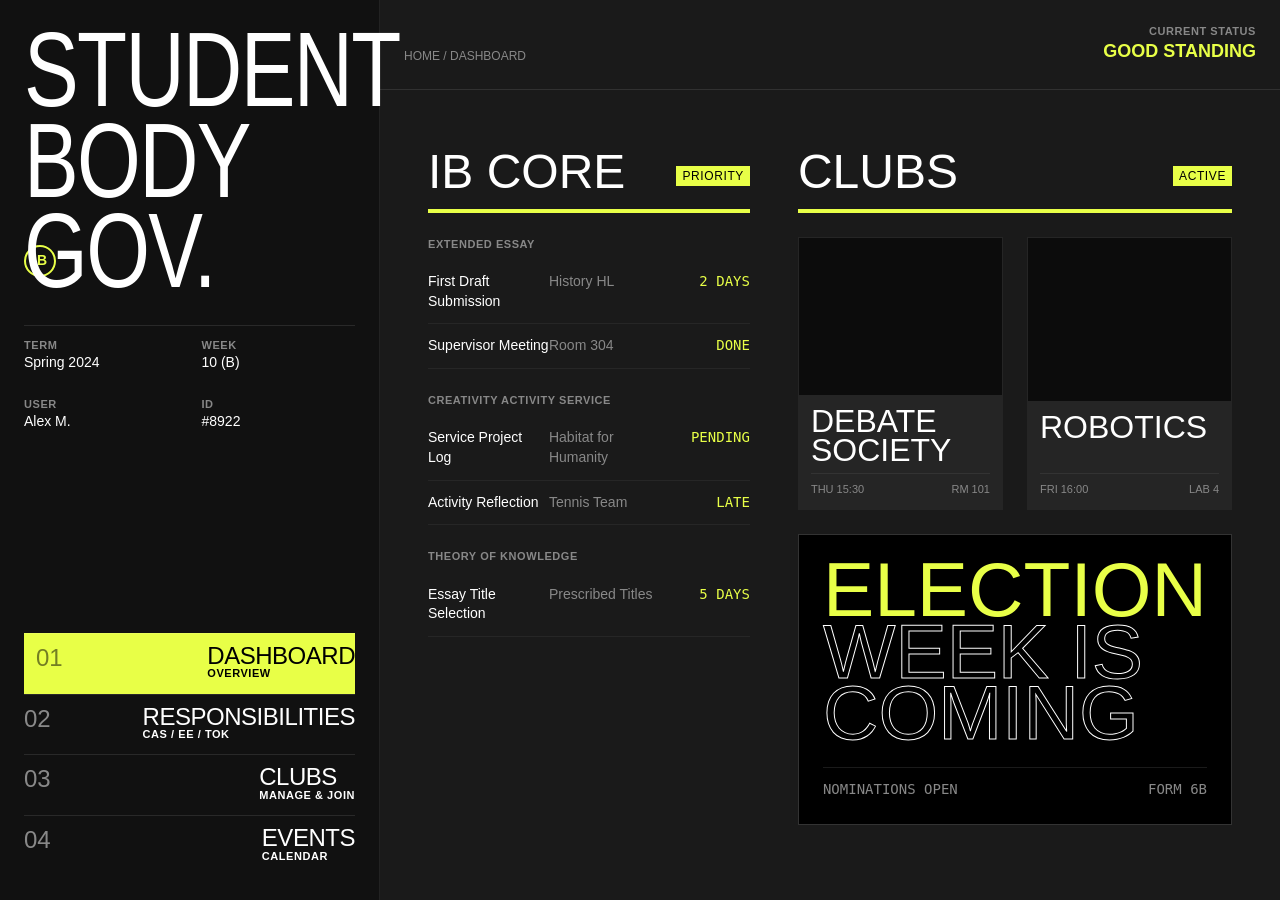
<file: design-sample.html>
<html lang="en" vid="0"><head vid="1">
    <meta charset="UTF-8" vid="2">
    <meta name="viewport" content="width=device-width, initial-scale=1.0" vid="3">
    <title vid="4">Student Body Governance</title>
    <style vid="5">
        

        :root {
            --bg-dark: #111111;
            --bg-light: #1A1A1A;
            --text-dark: #FFFFFF;
            --text-light: #FFFFFF;
            --accent: #E8FF47;
            
            --font-display: 'Impact', 'Oswald', 'Anton', sans-serif;
            --font-body: 'Helvetica Neue', 'Helvetica', 'Arial', sans-serif;
            
            --spacing-xs: 4px;
            --spacing-sm: 12px;
            --spacing-md: 24px;
            --spacing-lg: 48px;
            --spacing-xl: 96px;

            --border-light: 1px solid rgba(255, 255, 255, 0.1);
            --border-dark: 1px solid rgba(255, 255, 255, 0.1);
        }

        * {
            box-sizing: border-box;
            margin: 0;
            padding: 0;
        }

        body {
            font-family: var(--font-body);
            background-color: var(--bg-dark);
            color: var(--text-light);
            height: 100vh;
            overflow: hidden;
            display: flex;
            font-size: 14px;
            line-height: 1.4;
            -webkit-font-smoothing: antialiased;
        }

        
        .display-text {
            font-family: var(--font-display);
            text-transform: uppercase;
            line-height: 0.85;
            letter-spacing: -0.02em;
        }

        .mono-label {
            font-family: var(--font-body);
            font-size: 11px;
            text-transform: uppercase;
            letter-spacing: 0.05em;
            font-weight: 600;
        }

        
        
        
        aside {
            width: 380px;
            background-color: var(--bg-dark);
            color: var(--text-light);
            display: flex;
            flex-direction: column;
            padding: var(--spacing-md);
            border-right: 1px solid #222;
            flex-shrink: 0;
            position: relative;
            z-index: 10;
        }

        .brand-block {
            margin-bottom: var(--spacing-lg);
        }

        .brand-block h1 {
            font-size: 82px;
            font-weight: 400;
            transform: scaleY(1.3); 
            transform-origin: top left;
            margin-bottom: var(--spacing-sm);
        }

        .meta-grid {
            display: grid;
            grid-template-columns: 1fr 1fr;
            gap: var(--spacing-md);
            margin-bottom: var(--spacing-lg);
            border-top: var(--border-light);
            padding-top: var(--spacing-sm);
        }

        .nav-list {
            list-style: none;
            margin-top: auto;
        }

        .nav-item {
            border-top: var(--border-light);
            padding: var(--spacing-sm) 0;
            cursor: pointer;
            transition: padding-left 0.2s ease;
            display: flex;
            justify-content: space-between;
            align-items: flex-start;
        }

        .nav-item:hover {
            padding-left: 10px;
            background: linear-gradient(90deg, rgba(232, 255, 71, 0.05), transparent);
        }

        .nav-item span.num {
            font-family: var(--font-display);
            font-size: 24px;
            opacity: 0.5;
            line-height: 1;
        }

        .nav-item span.label {
            text-align: right;
        }

        .nav-active {
            color: #000000;
            background-color: var(--accent);
            padding-left: var(--spacing-sm);
        }
        .nav-active:hover {
            color: #000000;
            background-color: var(--accent);
            padding-left: var(--spacing-sm);
        }

        
        main {
            flex-grow: 1;
            background-color: var(--bg-light);
            overflow-y: auto;
            display: grid;
            grid-template-columns: repeat(12, 1fr);
            grid-template-rows: auto 1fr;
        }

        
        header {
            grid-column: 1 / -1;
            padding: var(--spacing-md);
            border-bottom: var(--border-dark);
            display: flex;
            justify-content: space-between;
            align-items: flex-end;
        }

        .breadcrumbs {
            font-size: 12px;
            color: #888;
        }

        .user-status {
            text-align: right;
        }

        .user-status .role {
            display: block;
            font-weight: bold;
            font-size: 18px;
            color: var(--accent);
        }

        
        .content-area {
            grid-column: 1 / -1;
            padding: var(--spacing-lg);
            display: grid;
            grid-template-columns: repeat(2, 1fr);
            gap: var(--spacing-lg);
        }

        
        .data-section {
            display: flex;
            flex-direction: column;
        }

        .section-header {
            font-family: var(--font-display);
            font-size: 48px;
            margin-bottom: var(--spacing-md);
            border-bottom: 4px solid var(--accent);
            padding-bottom: var(--spacing-xs);
            display: flex;
            justify-content: space-between;
            align-items: baseline;
        }
        
        .section-header span.tag {
            font-family: var(--font-body);
            font-size: 12px;
            background: var(--accent);
            color: #000000;
            padding: 2px 6px;
            border-radius: 0;
            letter-spacing: 0.05em;
            vertical-align: middle;
            transform: translateY(-8px);
        }

        .task-list {
            display: flex;
            flex-direction: column;
        }

        .task-row {
            display: grid;
            grid-template-columns: 1fr 1fr 80px;
            padding: var(--spacing-sm) 0;
            border-bottom: 1px solid rgba(255,255,255,0.05);
            align-items: baseline;
            cursor: pointer;
        }

        .task-row:hover {
            background-color: #222222;
        }

        .task-row .subject {
            font-weight: 700;
        }

        .task-row .status {
            text-align: right;
            font-family: monospace;
            color: var(--accent);
        }

        
        .club-grid {
            display: grid;
            grid-template-columns: 1fr 1fr;
            gap: var(--spacing-md);
        }

        .club-card {
            background: #252525;
            border: 1px solid transparent;
            position: relative;
            aspect-ratio: 3/4;
            display: flex;
            flex-direction: column;
            justify-content: space-between;
            transition: all 0.2s;
            overflow: hidden;
        }

        .club-card:hover {
            border: 1px solid var(--accent);
        }

        .club-image {
            width: 100%;
            height: 60%;
            background-color: #333;
            filter: grayscale(100%) contrast(120%);
            background-size: cover;
            background-position: center;
            position: relative;
        }
        
        .club-image::after {
            content: '';
            position: absolute;
            inset: 0;
            background: rgba(0,0,0,0.4);
        }

        .club-info {
            padding: var(--spacing-sm);
            flex-grow: 1;
            display: flex;
            flex-direction: column;
            justify-content: space-between;
            color: #FFFFFF;
        }

        .club-name {
            font-family: var(--font-display);
            font-size: 32px;
            line-height: 0.9;
            margin-bottom: 8px;
        }

        .club-meta {
            font-size: 11px;
            border-top: 1px solid #333;
            padding-top: 8px;
            display: flex;
            justify-content: space-between;
            color: #888;
        }

        
        .notice-board {
            grid-column: 1 / -1;
            background-color: #000000;
            color: #FFFFFF;
            padding: var(--spacing-md);
            margin-top: var(--spacing-md);
            position: relative;
            border: 1px solid #333;
        }

        .notice-headline {
            font-family: var(--font-display);
            font-size: 6vw;
            line-height: 0.8;
            text-transform: uppercase;
        }
        
        .notice-headline span {
            display: block;
            color: transparent;
            -webkit-text-stroke: 1px #FFFFFF;
        }
        
        .notice-headline span.filled {
            color: var(--accent);
            -webkit-text-stroke: 0;
        }

        .notice-footer {
            margin-top: var(--spacing-md);
            display: flex;
            justify-content: space-between;
            font-family: monospace;
            border-top: 1px solid rgba(255,255,255,0.1);
            padding-top: var(--spacing-sm);
            color: #888;
        }

        
        .status-circle {
            width: 32px;
            height: 32px;
            border: 2px solid var(--accent);
            border-radius: 50%;
            display: flex;
            align-items: center;
            justify-content: center;
            font-weight: bold;
            font-size: 14px;
            color: var(--accent);
        }

        
        .img-debate { background-image: url('https://images.unsplash.com/photo-1575320215752-19d273570267?q=80&w=600&auto=format&fit=crop'); }
        .img-robotics { background-image: url('https://images.unsplash.com/photo-1581092921461-eab62e97a782?q=80&w=600&auto=format&fit=crop'); }

    </style>
</head>
<body vid="6">

    
    <aside vid="7">
        <div class="brand-block" vid="8">
            <h1 class="display-text" vid="9">STUDENT<br vid="10">BODY<br vid="11">GOV.</h1>
            <div class="status-circle" style="margin-top: 12px;" vid="12">IB</div>
        </div>

        <div class="meta-grid" vid="13">
            <div vid="14">
                <div class="mono-label" style="color: #888;" vid="15">Term</div>
                <div vid="16">Spring 2024</div>
            </div>
            <div vid="17">
                <div class="mono-label" style="color: #888;" vid="18">Week</div>
                <div vid="19">10 (B)</div>
            </div>
            <div vid="20">
                <div class="mono-label" style="color: #888;" vid="21">User</div>
                <div vid="22">Alex M.</div>
            </div>
            <div vid="23">
                <div class="mono-label" style="color: #888;" vid="24">ID</div>
                <div vid="25">#8922</div>
            </div>
        </div>

        <ul class="nav-list" vid="26">
            <li class="nav-item nav-active" vid="27">
                <span class="num" vid="28">01</span>
                <div vid="29">
                    <div class="display-text" style="font-size: 24px;" vid="30">Dashboard</div>
                    <div class="mono-label" vid="31">Overview</div>
                </div>
            </li>
            <li class="nav-item" vid="32">
                <span class="num" vid="33">02</span>
                <div vid="34">
                    <div class="display-text" style="font-size: 24px;" vid="35">Responsibilities</div>
                    <div class="mono-label" vid="36">CAS / EE / TOK</div>
                </div>
            </li>
            <li class="nav-item" vid="37">
                <span class="num" vid="38">03</span>
                <div vid="39">
                    <div class="display-text" style="font-size: 24px;" vid="40">Clubs</div>
                    <div class="mono-label" vid="41">Manage &amp; Join</div>
                </div>
            </li>
            <li class="nav-item" vid="42">
                <span class="num" vid="43">04</span>
                <div vid="44">
                    <div class="display-text" style="font-size: 24px;" vid="45">Events</div>
                    <div class="mono-label" vid="46">Calendar</div>
                </div>
            </li>
        </ul>
    </aside>

    
    <main vid="47">
        <header vid="48">
            <div class="breadcrumbs" vid="49">HOME / DASHBOARD</div>
            <div class="user-status" vid="50">
                <span class="mono-label" style="color: #888;" vid="51">CURRENT STATUS</span>
                <span class="role" vid="52">GOOD STANDING</span>
            </div>
        </header>

        <div class="content-area" vid="53">
            
            
            <section class="data-section" vid="54">
                <div class="section-header" vid="55">
                    IB CORE
                    <span class="tag" vid="56">PRIORITY</span>
                </div>
                
                <div class="task-list" vid="57">
                    <div class="mono-label" style="margin-bottom: 8px; color: #888;" vid="58">Extended Essay</div>
                    <div class="task-row" vid="59">
                        <div vid="60">First Draft Submission</div>
                        <div style="color: #888;" vid="61">History HL</div>
                        <div class="status" vid="62">2 DAYS</div>
                    </div>
                    <div class="task-row" vid="63">
                        <div vid="64">Supervisor Meeting</div>
                        <div style="color: #888;" vid="65">Room 304</div>
                        <div class="status" vid="66">DONE</div>
                    </div>

                    <div class="mono-label" style="margin-top: 24px; margin-bottom: 8px; color: #888;" vid="67">Creativity Activity Service</div>
                    <div class="task-row" vid="68">
                        <div vid="69">Service Project Log</div>
                        <div style="color: #888;" vid="70">Habitat for Humanity</div>
                        <div class="status" vid="71">PENDING</div>
                    </div>
                    <div class="task-row" vid="72">
                        <div vid="73">Activity Reflection</div>
                        <div style="color: #888;" vid="74">Tennis Team</div>
                        <div class="status" vid="75">LATE</div>
                    </div>

                    <div class="mono-label" style="margin-top: 24px; margin-bottom: 8px; color: #888;" vid="76">Theory of Knowledge</div>
                    <div class="task-row" vid="77">
                        <div vid="78">Essay Title Selection</div>
                        <div style="color: #888;" vid="79">Prescribed Titles</div>
                        <div class="status" vid="80">5 DAYS</div>
                    </div>
                </div>
            </section>

            
            <section class="data-section" vid="81">
                <div class="section-header" vid="82">
                    CLUBS
                    <span class="tag" vid="83">ACTIVE</span>
                </div>

                <div class="club-grid" vid="84">
                    <div class="club-card" vid="85">
                        <div class="club-image img-debate" vid="86"></div>
                        <div class="club-info" vid="87">
                            <div class="club-name" vid="88">DEBATE SOCIETY</div>
                            <div class="club-meta" vid="89">
                                <span vid="90">THU 15:30</span>
                                <span vid="91">RM 101</span>
                            </div>
                        </div>
                    </div>
                    
                    <div class="club-card" vid="92">
                        <div class="club-image img-robotics" vid="93"></div>
                        <div class="club-info" vid="94">
                            <div class="club-name" vid="95">ROBOTICS</div>
                            <div class="club-meta" vid="96">
                                <span vid="97">FRI 16:00</span>
                                <span vid="98">LAB 4</span>
                            </div>
                        </div>
                    </div>
                </div>

                
                <div class="notice-board" vid="99">
                    <div class="notice-headline" vid="100">
                        <span class="filled" vid="101">ELECTION</span>
                        <span vid="102">WEEK IS</span>
                        <span vid="103">COMING</span>
                    </div>
                    <div class="notice-footer" vid="104">
                        <span vid="105">NOMINATIONS OPEN</span>
                        <span vid="106">FORM 6B</span>
                    </div>
                </div>

            </section>
        </div>
    </main>


</body></html>
</file>
